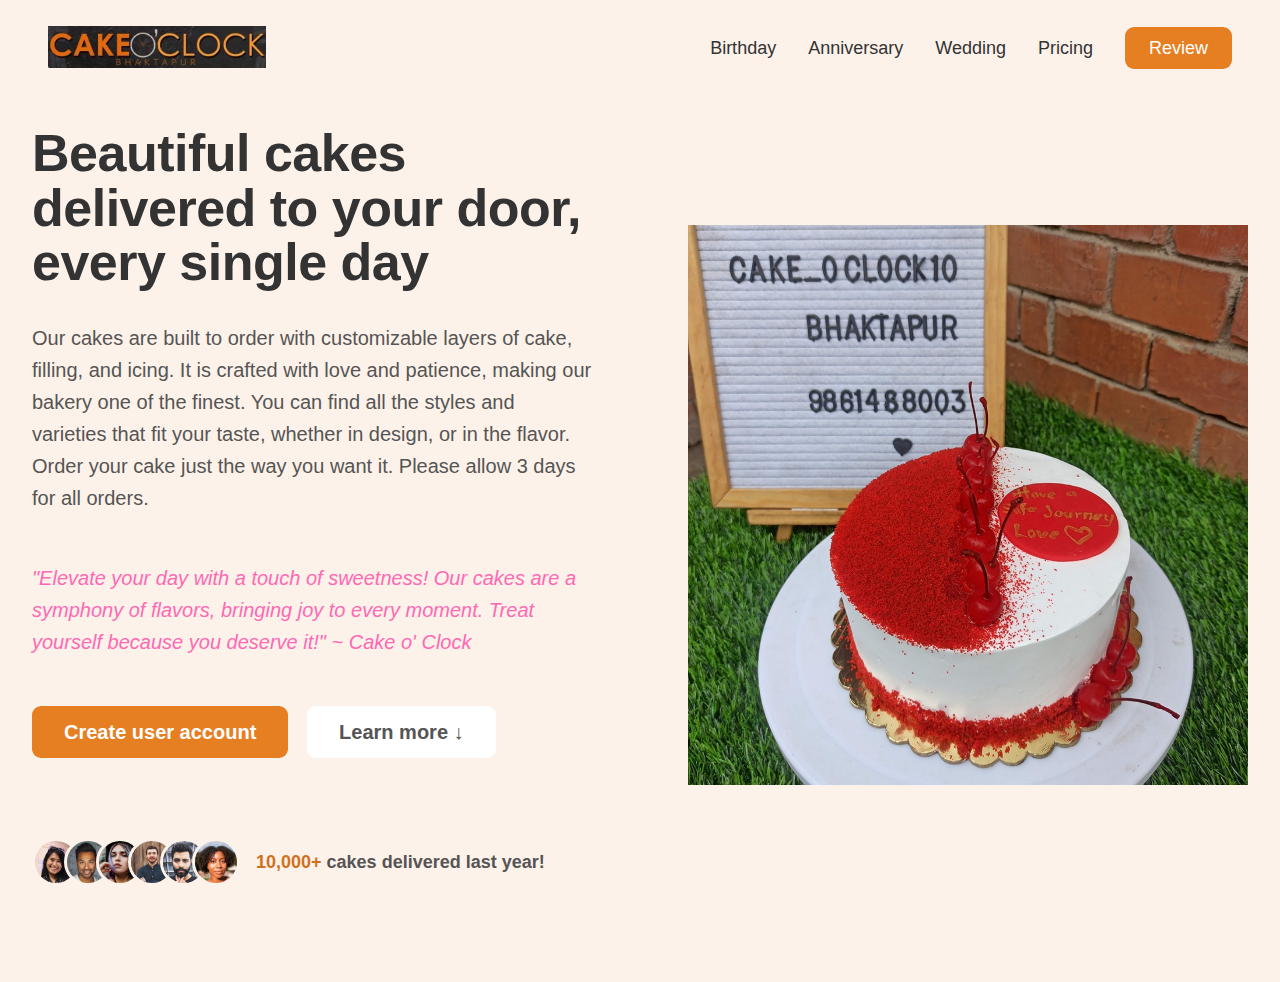
<file: index.html>
<!DOCTYPE html>
<html lang="en">
<head>
    <meta charset="UTF-8" />
    <meta http-equiv="X-UA-Compatible" content="IE=edge" />
    <meta name="viewport" content="width=device-width, initial-scale=1.0" />
    <title>Cake o' clock</title>
    <link rel="shortcut icon" type="image/x-icon" href="./favicon.ico">
    <link rel="stylesheet" href="./static/general.css">
    <link rel="stylesheet" href="./static/style.css">
    <style>
        .heading-primary {
            font-size: 5.2rem;
            line-height: 1.05;
            margin-bottom: 3.2rem;
        }
    </style>
</head>
<body>
<header class="header">
    <a href="#">
        <img class="logo" alt="Cake o' Clock logo" src="images/cakeoclock-logo.jpg"/>
    </a>
    <nav class="main-nav">
        <ul id="main-nav-list">
            <li><a class="main-nav-link" href="templates/birthday.html">Birthday</a></li>
            <li><a class="main-nav-link" href="templates/anniversary.html">Anniversary</a></li>
            <li><a class="main-nav-link" href="templates/wedding.html">Wedding</a></li>
            <li><a class="main-nav-link" href="templates/pricing.html">Pricing</a></li>
            <li><a class="main-nav-link nav-cta" href="templates/review.html">Review</a></li>
        </ul>
    </nav>
</header>
<section class="section-cake">
    <div class="cake">
        <div class="cake-text-box">
            <h1 class="heading-primary">
                Beautiful cakes delivered to your door, every single day
            </h1>
            <p class="cake-description">
                Our cakes are built to order with customizable layers of cake, filling, and icing.
                It is crafted with love and patience, making our bakery one of the finest.
                You can find all the styles and varieties that fit your taste, whether in design, or in the flavor.
                Order your cake just the way you want it.
                Please allow 3 days for all orders.
            </p>
            <p class="cake-description" style="color: hotpink; font-style: italic">
                "Elevate your day with a touch of sweetness! Our cakes are a symphony of flavors, bringing joy to every moment. Treat yourself because you deserve it!" ~ Cake o' Clock
            </p>
            <a href="#" class="btn btn--full margin-right-sm"
            >Create user account</a
            >
            <a href="#" class="btn btn--outline">Learn more &darr;</a>
            <div class="delivered-cakes">
                <div class="delivered-imgs">
                    <img src="images/customers/customer-1.jpg" alt="Customer photo" />
                    <img src="images/customers/customer-2.jpg" alt="Customer photo" />
                    <img src="images/customers/customer-3.jpg" alt="Customer photo" />
                    <img src="images/customers/customer-4.jpg" alt="Customer photo" />
                    <img src="images/customers/customer-5.jpg" alt="Customer photo" />
                    <img src="images/customers/customer-6.jpg" alt="Customer photo" />
                </div>
                <p class="delivered-text">
                    <span>10,000+</span> cakes delivered last year!
                </p>
            </div>
        </div>
        <div class="cake-img-box">
            <img
                    src="images/cake.jpg"
                    class="cake-img"
                    alt="Birthday Cake, Anniversary Cake, and Graduation Cake"
            />
        </div>
    </div>
</section>


</body>
</html>
</file>
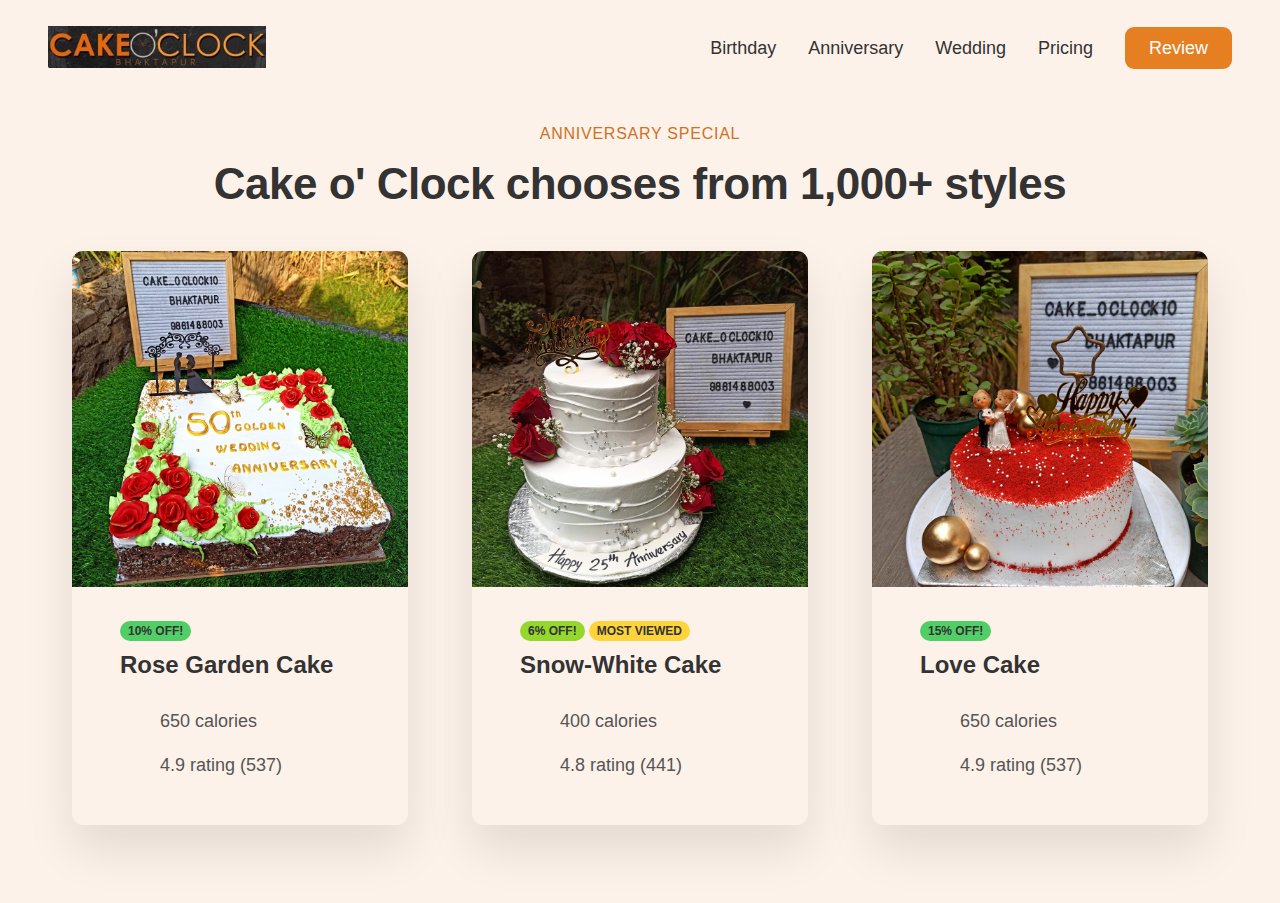
<file: templates/anniversary.html>
<!DOCTYPE html>
<html lang="en">
<head>
    <meta charset="UTF-8" />
    <meta http-equiv="X-UA-Compatible" content="IE=edge" />
    <meta name="viewport" content="width=device-width, initial-scale=1.0" />
    <title>Anniversary</title>
    <link rel="stylesheet" href="../static/general.css">
    <link rel="stylesheet" href="../static/style.css">
    <style>
        /**************************/
        /* ANNIVERSARY SECTION */
        /**************************/

        .section-cake-specials {
            background-color: #fdf2e9;
            padding: 3rem 0;
        }

        .cake-special {
            box-shadow: 0 2.4rem 4.8rem rgba(0, 0, 0, 0.1);
            border-radius: 11px;
            overflow: hidden;
            transition: all 0.4s;
        }

        .cake-special:hover {
            transform: translateY(-1.2rem);
            box-shadow: 0 3.2rem 6.4rem rgba(207, 113, 31, 1);
        }

        .cake-special-content {
            padding: 3.2rem 4.8rem 4.8rem 4.8rem;
        }

        .cake-special-tags {
            margin-bottom: 1.2rem;
            display: flex;
            gap: 0.4rem;
        }

        .tag {
            display: inline-block;
            padding: 0.4rem 0.8rem;
            font-size: 1.2rem;
            text-transform: uppercase;
            color: #333;
            border-radius: 100px;
            font-weight: 600;
        }

        .tag--vegetarian {
            background-color: #51cf66;
        }
        .tag--vegan {
            background-color: #94d82d;
        }
        .tag--paleo {
            background-color: #ffd43b;
        }

        .cake-special-title {
            font-size: 2.4rem;
            color: #333;
            font-weight: 600;
            margin-bottom: 3.2rem;
        }

        .cake-special-attributes {
            list-style: none;
            display: flex;
            flex-direction: column;
            gap: 2rem;
        }

        .cake-special-attribute {
            font-size: 1.8rem;
            display: flex;
            align-items: center;
            gap: 1.6rem;
        }

        .cake-special-icon {
            height: 2.4rem;
            width: 2.4rem;
            color: #e67e22;
        }

        .cake-special-img {
            width: 100%;
        }
    </style>
</head>
<body>
<header class="header">
    <a href="../index.html">
        <img class="logo" alt="Cake o' Clock logo" src="../images/cakeoclock-logo.jpg"/>
    </a>
    <nav class="main-nav">
        <ul id="main-nav-list">
            <li><a class="main-nav-link" href="birthday.html">Birthday</a></li>
            <li><a class="main-nav-link" href="#">Anniversary</a></li>
            <li><a class="main-nav-link" href="wedding.html">Wedding</a></li>
            <li><a class="main-nav-link" href="pricing.html">Pricing</a></li>
            <li><a class="main-nav-link nav-cta" href="review.html">Review</a></li>
        </ul>
    </nav>
</header>
<section class="section-cake-specials">
    <div class="container center-text">
        <span class="subheading">Anniversary Special</span>
        <h2 class="heading-secondary">
            Cake o' Clock chooses from 1,000+ styles
        </h2>
    </div>

    <div class="container grid grid--3-cols margin-bottom-md">
        <div class="cake-special">
            <img
                    src="../images/anniversary/an1.jpg"
                    class="cake-special-img"
                    alt="Rose Garden Cake"
            />
            <div class="cake-special-content">
                <div class="cake-special-tags">
                    <span class="tag tag--vegetarian">10% OFF!</span>
                </div>
                <p class="cake-special-title">Rose Garden Cake</p>
                <ul class="cake-special-attributes">
                    <li class="cake-special-attribute">
                        <ion-icon class="cake-special-icon" name="flame-outline"></ion-icon>
                        <span><strong>650</strong> calories</span>
                    </li>

                    <li class="cake-special-attribute">
                        <ion-icon class="cake-special-icon" name="star-outline"></ion-icon>
                        <span><strong>4.9</strong> rating (537)</span>
                    </li>
                </ul>
            </div>
        </div>

        <div class="cake-special">
            <img
                    src="../images/anniversary/an2.jpg"
                    class="cake-special-img"
                    alt="Snow-white Cake"
            />
            <div class="cake-special-content">
                <div class="cake-special-tags">
                    <span class="tag tag--vegan">6% OFF!</span>
                    <span class="tag tag--paleo">Most Viewed</span>
                </div>
                <p class="cake-special-title">Snow-White Cake</p>
                <ul class="cake-special-attributes">
                    <li class="cake-special-attribute">
                        <ion-icon class="cake-special-icon" name="flame-outline"></ion-icon>
                        <span><strong>400</strong> calories</span>
                    </li>

                    <li class="cake-special-attribute">
                        <ion-icon class="cake-special-icon" name="star-outline"></ion-icon>
                        <span><strong>4.8</strong> rating (441)</span>
                    </li>
                </ul>
            </div>
        </div>

        <div class="cake-special">
            <img
                    src="../images/anniversary/an3.jpg"
                    class="cake-special-img"
                    alt="Love Cake"
            />
            <div class="cake-special-content">
                <div class="cake-special-tags">
                    <span class="tag tag--vegetarian">15% OFF!</span>
                </div>
                <p class="cake-special-title">Love Cake</p>
                <ul class="cake-special-attributes">
                    <li class="cake-special-attribute">
                        <ion-icon class="cake-special-icon" name="flame-outline"></ion-icon>
                        <span><strong>650</strong> calories</span>
                    </li>

                    <li class="cake-special-attribute">
                        <ion-icon class="cake-special-icon" name="star-outline"></ion-icon>
                        <span><strong>4.9</strong> rating (537)</span>
                    </li>
                </ul>
            </div>
        </div>
    </div>
</section>


</body>
</html>
</file>
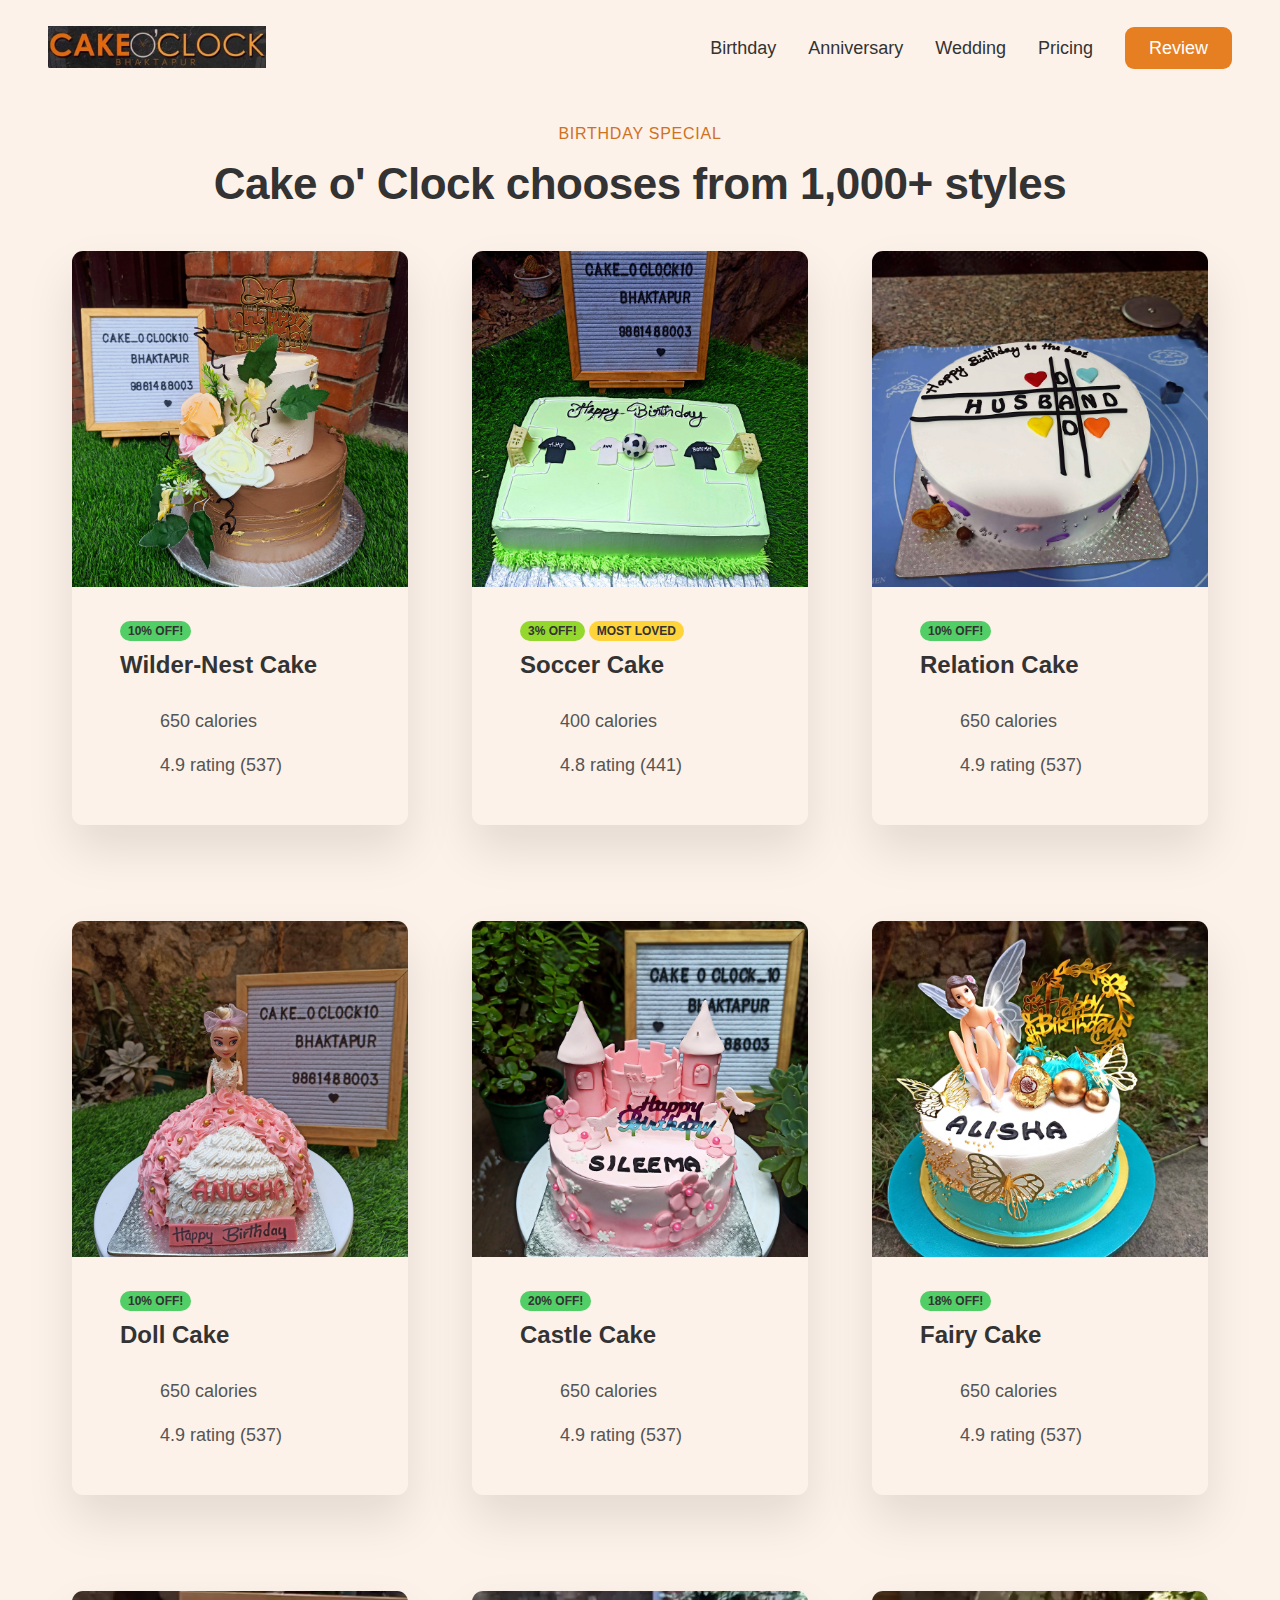
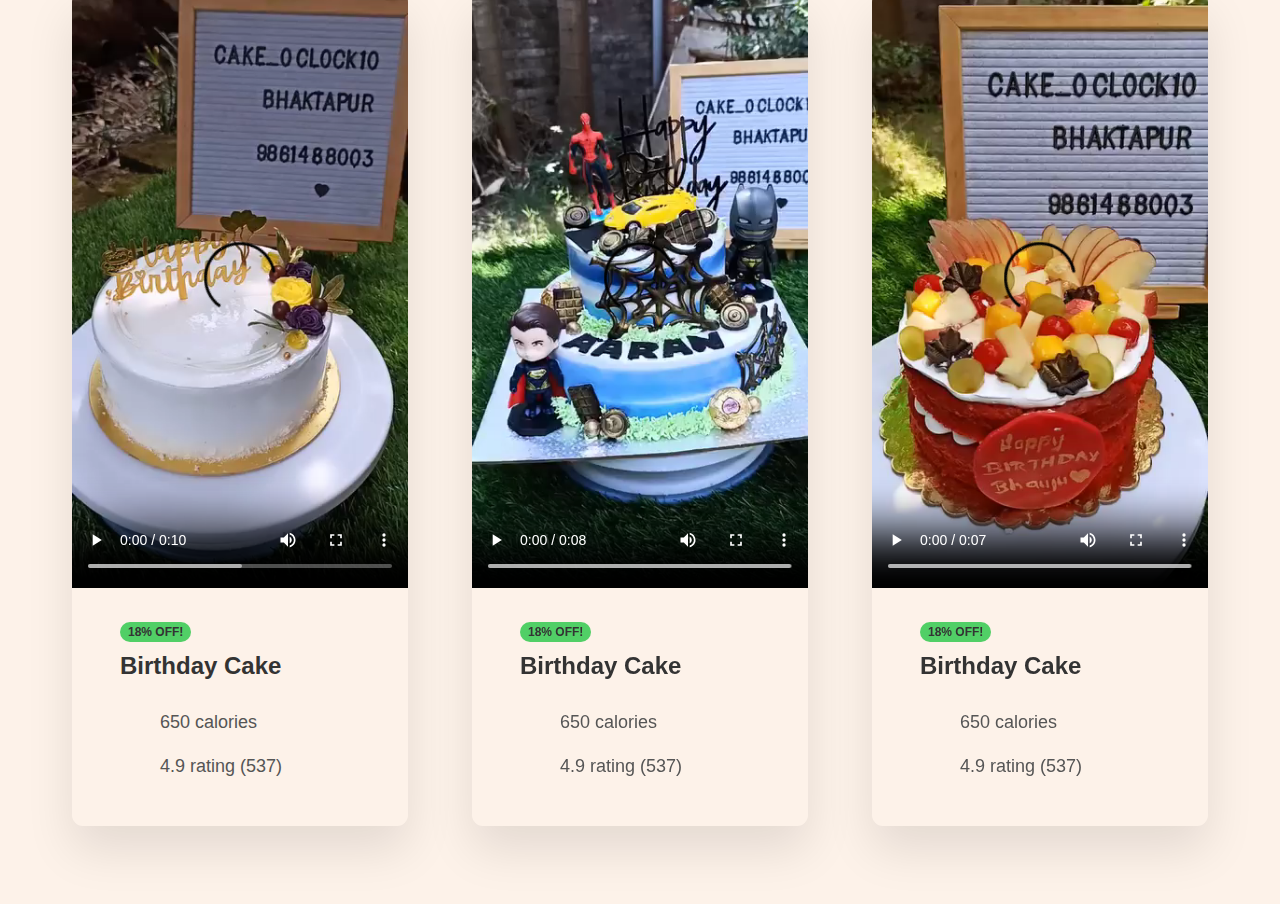
<file: templates/birthday.html>
<!DOCTYPE html>
<html lang="en">
<head>
    <meta charset="UTF-8" />
    <meta http-equiv="X-UA-Compatible" content="IE=edge" />
    <meta name="viewport" content="width=device-width, initial-scale=1.0" />
    <title>Birthday</title>
    <link rel="stylesheet" href="../static/general.css">
    <link rel="stylesheet" href="../static/style.css">
    <style>
        /**************************/
        /* CAKE SECTION */
        /**************************/

        .section-cake-specials {
            background-color: #fdf2e9;
            padding: 3rem 0;
        }

        .cake-special {
            box-shadow: 0 2.4rem 4.8rem rgba(0, 0, 0, 0.1);
            border-radius: 11px;
            overflow: hidden;
            transition: all 0.4s;
        }

        .cake-special:hover {
            transform: translateY(-1.2rem);
            box-shadow: 0 3.2rem 6.4rem rgba(207, 113, 31, 1);
        }

        .cake-special-content {
            padding: 3.2rem 4.8rem 4.8rem 4.8rem;
        }

        .cake-special-tags {
            margin-bottom: 1.2rem;
            display: flex;
            gap: 0.4rem;
        }

        .tag {
            display: inline-block;
            padding: 0.4rem 0.8rem;
            font-size: 1.2rem;
            text-transform: uppercase;
            color: #333;
            border-radius: 100px;
            font-weight: 600;
        }

        .tag--vegetarian {
            background-color: #51cf66;
        }
        .tag--vegan {
            background-color: #94d82d;
        }
        .tag--paleo {
            background-color: #ffd43b;
        }

        .cake-special-title {
            font-size: 2.4rem;
            color: #333;
            font-weight: 600;
            margin-bottom: 3.2rem;
        }

        .cake-special-attributes {
            list-style: none;
            display: flex;
            flex-direction: column;
            gap: 2rem;
        }

        .cake-special-attribute {
            font-size: 1.8rem;
            display: flex;
            align-items: center;
            gap: 1.6rem;
        }

        .cake-special-icon {
            height: 2.4rem;
            width: 2.4rem;
            color: #e67e22;
        }

        .cake-special-img {
            width: 100%;
        }
    </style>
</head>
<body>
<header class="header">
    <a href="../index.html">
        <img class="logo" alt="Cake o' Clock logo" src="../images/cakeoclock-logo.jpg"/>
    </a>
    <nav class="main-nav">
        <ul id="main-nav-list">
            <li><a class="main-nav-link" href="#">Birthday</a></li>
            <li><a class="main-nav-link" href="anniversary.html">Anniversary</a></li>
            <li><a class="main-nav-link" href="wedding.html">Wedding</a></li>
            <li><a class="main-nav-link" href="pricing.html">Pricing</a></li>
            <li><a class="main-nav-link nav-cta" href="review.html">Review</a></li>
        </ul>
    </nav>
</header>
<section class="section-cake-specials">
    <div class="container center-text">
        <span class="subheading">Birthday Special</span>
        <h2 class="heading-secondary">
            Cake o' Clock chooses from 1,000+ styles
        </h2>
    </div>

    <div class="container grid grid--3-cols margin-bottom-md">
        <div class="cake-special">
            <img
                    src="../images/birthday/bd1.jpg"
                    class="cake-special-img"
                    alt="Wilder-Nest Cake"
            />
            <div class="cake-special-content">
                <div class="cake-special-tags">
                    <span class="tag tag--vegetarian">10% OFF!</span>
                </div>
                <p class="cake-special-title">Wilder-Nest Cake</p>
                <ul class="cake-special-attributes">
                    <li class="cake-special-attribute">
                        <ion-icon class="cake-special-icon" name="flame-outline"></ion-icon>
                        <span><strong>650</strong> calories</span>
                    </li>
                    
                    <li class="cake-special-attribute">
                        <ion-icon class="cake-special-icon" name="star-outline"></ion-icon>
                        <span><strong>4.9</strong> rating (537)</span>
                    </li>
                </ul>
            </div>
        </div>

        <div class="cake-special">
            <img
                    src="../images/birthday/bd2.jpg"
                    class="cake-special-img"
                    alt="Soccer Cake"
            />
            <div class="cake-special-content">
                <div class="cake-special-tags">
                    <span class="tag tag--vegan">3% OFF!</span>
                    <span class="tag tag--paleo">Most Loved</span>
                </div>
                <p class="cake-special-title">Soccer Cake</p>
                <ul class="cake-special-attributes">
                    <li class="cake-special-attribute">
                        <ion-icon class="cake-special-icon" name="flame-outline"></ion-icon>
                        <span><strong>400</strong> calories</span>
                    </li>
                    <li class="cake-special-attribute">
                        <ion-icon class="cake-special-icon" name="star-outline"></ion-icon>
                        <span><strong>4.8</strong> rating (441)</span>
                    </li>
                </ul>
            </div>
        </div>

        <div class="cake-special">
            <img
                    src="../images/birthday/bd3.jpg"
                    class="cake-special-img"
                    alt="Relation Cake"
            />
            <div class="cake-special-content">
                <div class="cake-special-tags">
                    <span class="tag tag--vegetarian">10% OFF!</span>
                </div>
                <p class="cake-special-title">Relation Cake</p>
                <ul class="cake-special-attributes">
                    <li class="cake-special-attribute">
                        <ion-icon class="cake-special-icon" name="flame-outline"></ion-icon>
                        <span><strong>650</strong> calories</span>
                    </li>
                    
                    <li class="cake-special-attribute">
                        <ion-icon class="cake-special-icon" name="star-outline"></ion-icon>
                        <span><strong>4.9</strong> rating (537)</span>
                    </li>
                </ul>
            </div>
        </div>

        <div class="cake-special">
            <img
                    src="../images/birthday/bd4.jpg"
                    class="cake-special-img"
                    alt="Doll Cake"
            />
            <div class="cake-special-content">
                <div class="cake-special-tags">
                    <span class="tag tag--vegetarian">10% OFF!</span>
                </div>
                <p class="cake-special-title">Doll Cake</p>
                <ul class="cake-special-attributes">
                    <li class="cake-special-attribute">
                        <ion-icon class="cake-special-icon" name="flame-outline"></ion-icon>
                        <span><strong>650</strong> calories</span>
                    </li>
                    
                    <li class="cake-special-attribute">
                        <ion-icon class="cake-special-icon" name="star-outline"></ion-icon>
                        <span><strong>4.9</strong> rating (537)</span>
                    </li>
                </ul>
            </div>
        </div>

        <div class="cake-special">
            <img
                    src="../images/birthday/bd5.jpg"
                    class="cake-special-img"
                    alt="Castle Cake"
            />
            <div class="cake-special-content">
                <div class="cake-special-tags">
                    <span class="tag tag--vegetarian">20% OFF!</span>
                </div>
                <p class="cake-special-title">Castle Cake</p>
                <ul class="cake-special-attributes">
                    <li class="cake-special-attribute">
                        <ion-icon class="cake-special-icon" name="flame-outline"></ion-icon>
                        <span><strong>650</strong> calories</span>
                    </li>
                    
                    <li class="cake-special-attribute">
                        <ion-icon class="cake-special-icon" name="star-outline"></ion-icon>
                        <span><strong>4.9</strong> rating (537)</span>
                    </li>
                </ul>
            </div>
        </div>

        <div class="cake-special">
            <img
                    src="../images/birthday/bd6.jpg"
                    class="cake-special-img"
                    alt="Fairy Cake"
            />
            <div class="cake-special-content">
                <div class="cake-special-tags">
                    <span class="tag tag--vegetarian">18% OFF!</span>
                </div>
                <p class="cake-special-title">Fairy Cake</p>
                <ul class="cake-special-attributes">
                    <li class="cake-special-attribute">
                        <ion-icon class="cake-special-icon" name="flame-outline"></ion-icon>
                        <span><strong>650</strong> calories</span>
                    </li>
                    
                    <li class="cake-special-attribute">
                        <ion-icon class="cake-special-icon" name="star-outline"></ion-icon>
                        <span><strong>4.9</strong> rating (537)</span>
                    </li>
                </ul>
            </div>
        </div>

        <div class="cake-special">
            <video
                    class="cake-special-img"
                    alt="Birthday cake video"
                    controls>
                <source src="../videos/birthday/bdv2.mp4">
            </video>
            <div class="cake-special-content">
                <div class="cake-special-tags">
                    <span class="tag tag--vegetarian">18% OFF!</span>
                </div>
                <p class="cake-special-title">Birthday Cake</p>
                <ul class="cake-special-attributes">
                    <li class="cake-special-attribute">
                        <ion-icon class="cake-special-icon" name="flame-outline"></ion-icon>
                        <span><strong>650</strong> calories</span>
                    </li>
                    
                    <li class="cake-special-attribute">
                        <ion-icon class="cake-special-icon" name="star-outline"></ion-icon>
                        <span><strong>4.9</strong> rating (537)</span>
                    </li>
                </ul>
            </div>
        </div>

        <div class="cake-special">
            <video
                    class="cake-special-img"
                    alt="Birthday cake video"
                    controls>
                <source src="../videos/birthday/bdv3.mp4">
            </video>
            <div class="cake-special-content">
                <div class="cake-special-tags">
                    <span class="tag tag--vegetarian">18% OFF!</span>
                </div>
                <p class="cake-special-title">Birthday Cake</p>
                <ul class="cake-special-attributes">
                    <li class="cake-special-attribute">
                        <ion-icon class="cake-special-icon" name="flame-outline"></ion-icon>
                        <span><strong>650</strong> calories</span>
                    </li>
                    
                    <li class="cake-special-attribute">
                        <ion-icon class="cake-special-icon" name="star-outline"></ion-icon>
                        <span><strong>4.9</strong> rating (537)</span>
                    </li>
                </ul>
            </div>
        </div>

        <div class="cake-special">
            <video
                    class="cake-special-img"
                    alt="Birthday cake video"
                    controls>
                <source src="../videos/birthday/bdv4.mp4">
            </video>
            <div class="cake-special-content">
                <div class="cake-special-tags">
                    <span class="tag tag--vegetarian">18% OFF!</span>
                </div>
                <p class="cake-special-title">Birthday Cake</p>
                <ul class="cake-special-attributes">
                    <li class="cake-special-attribute">
                        <ion-icon class="cake-special-icon" name="flame-outline"></ion-icon>
                        <span><strong>650</strong> calories</span>
                    </li>
                    
                    <li class="cake-special-attribute">
                        <ion-icon class="cake-special-icon" name="star-outline"></ion-icon>
                        <span><strong>4.9</strong> rating (537)</span>
                    </li>
                </ul>
            </div>
        </div>


    </div>
</section>


</body>
</html>
</file>
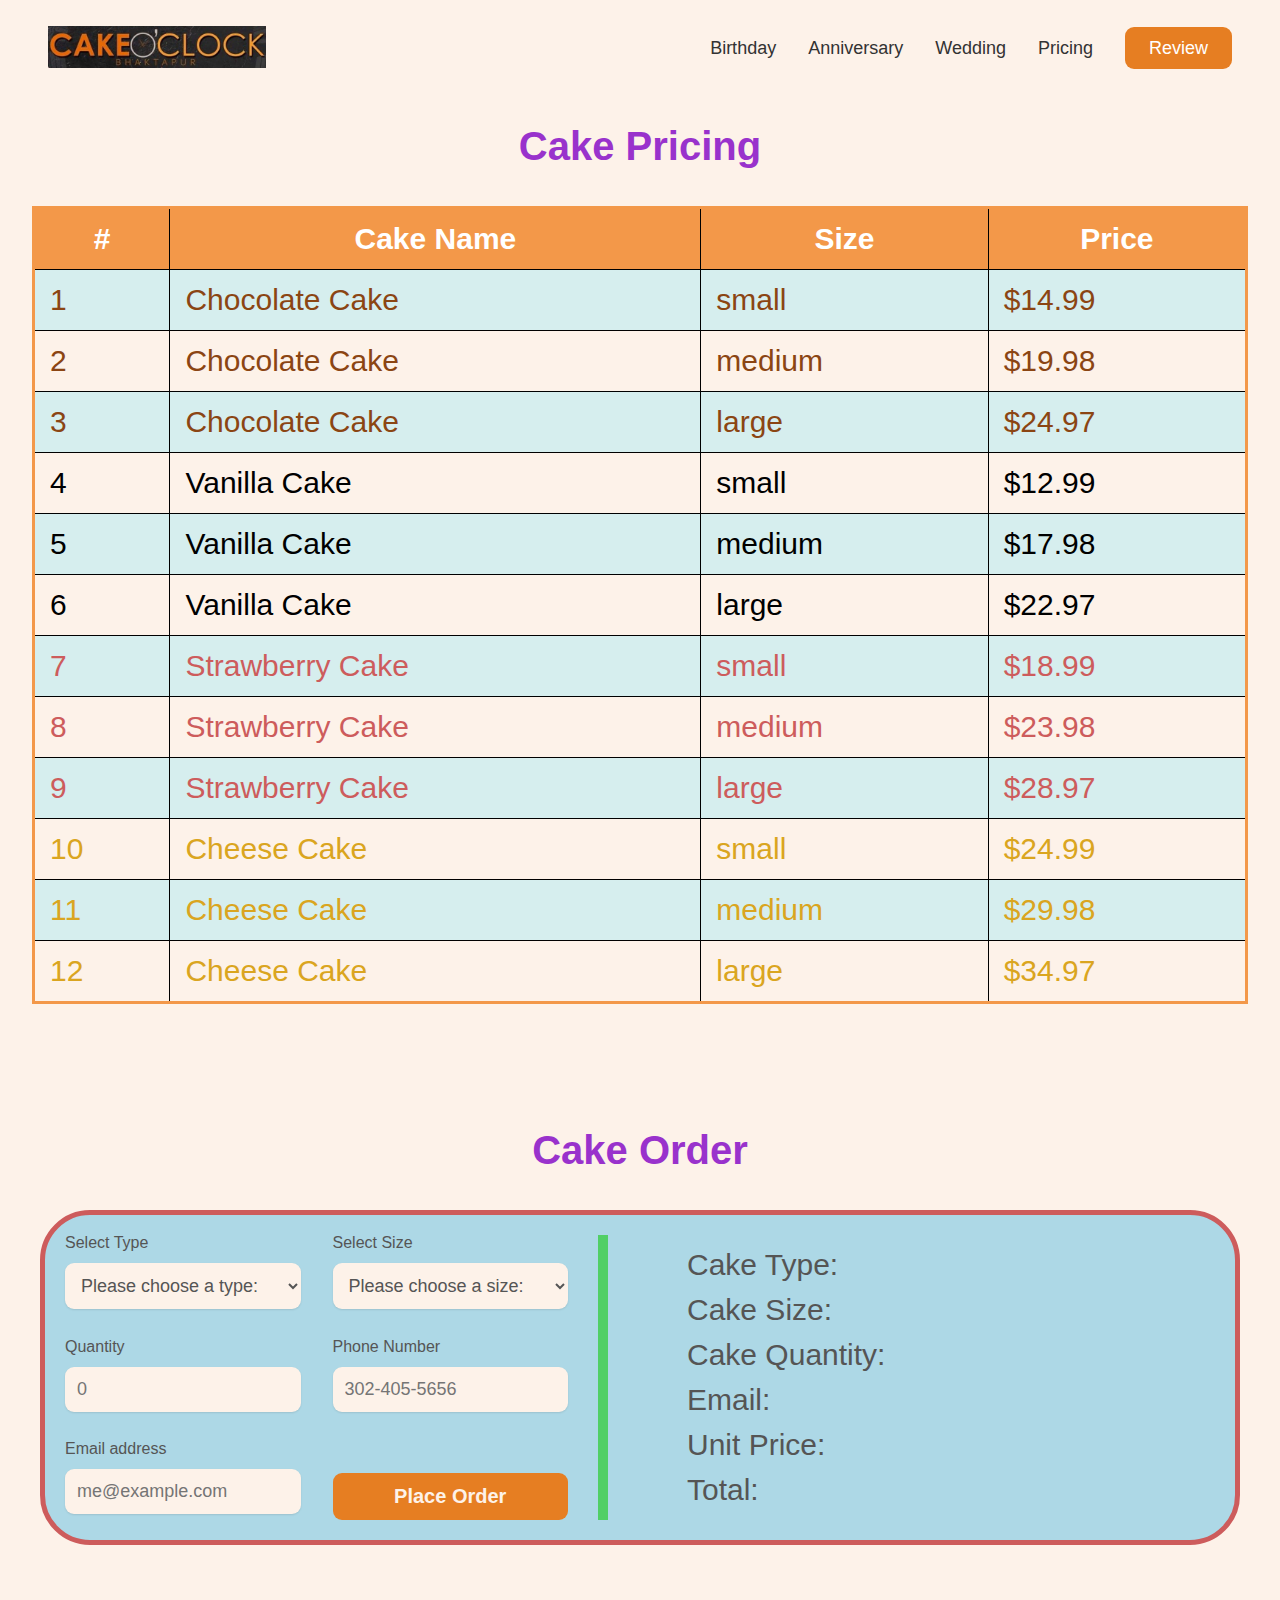
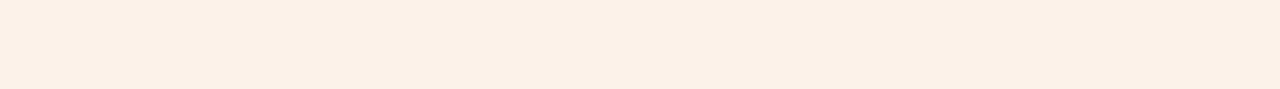
<file: templates/pricing.html>
<!DOCTYPE html>
<html lang="en">
<head>
    <meta charset="UTF-8"/>
    <meta http-equiv="X-UA-Compatible" content="IE=edge"/>
    <meta name="viewport" content="width=device-width, initial-scale=1.0"/>
    <title>Pricing</title>
    <link rel="stylesheet" href="../static/general.css">
    <link rel="stylesheet" href="../static/style.css">
    <style>

        th, td {
            border: 1px solid black;
            padding: 0.5em;
        }

        th {
            background-color: #f39849;
            color: white;
        }

        table {
            border: 3px solid #f39849;
            padding: 0.25em;
            border-collapse: collapse;
        }

        tr:nth-child(even) {
            background-color: #D6EEEE;
        }

        #heading-price {
            text-align: center;
            font-size: 4em;
            color: darkorchid;
            margin-bottom: 1em;
            font-family: Georgia, sans-serif
        }

        .heading-order {
            text-align: center;
            font-size: 4em;
            color: darkorchid;
            margin-bottom: 1em;
            font-family: Georgia, sans-serif
        }

        .order-form {
            display: grid;
            grid-template-columns: 1fr 1fr;
            column-gap: 3.2rem;
            row-gap: 2.4rem;
            border-right: 1em solid #51cf66;
            padding-right: 3em;
        }

        .container.order-section {
            border: 0.5em solid indianred;
            border-radius: 5em;
            padding: 2em;
            background-color: lightblue;

        }

        .form-label {
            display: block;
            font-size: 1.6rem;
            font-weight: 500;
            margin-bottom: 1.2rem;
        }

        .form-item {
            width: 100%;
            padding: 1.2rem;
            font-size: 1.8rem;
            font-family: inherit;
            color: inherit;
            border: none;
            background-color: #fdf2e9;
            border-radius: 9px;
            box-shadow: 0 1px 2px rgba(0, 0, 0, 0.1);
        }

        .order-detail {
            font-size: 3em;
        }

        .order-label {
            margin: 0.5em;
        }

    </style>
</head>
<body>
<header class="header">
    <a href="../index.html">
        <img class="logo" alt="Cake o' Clock logo" src="../images/cakeoclock-logo.jpg"/>
    </a>
    <nav class="main-nav">
        <ul id="main-nav-list">
            <li><a class="main-nav-link" href="birthday.html">Birthday</a></li>
            <li><a class="main-nav-link" href="anniversary.html">Anniversary</a></li>
            <li><a class="main-nav-link" href="wedding.html">Wedding</a></li>
            <li><a class="main-nav-link" href="#">Pricing</a></li>
            <li><a class="main-nav-link nav-cta" href="review.html">Review</a></li>
        </ul>
    </nav>
</header>
<section class="section-cake">
    <h1 id="heading-price">Cake Pricing</h1>
    <div class="cake" style="grid-template-columns: 1fr; font-size: 3em;">
        <table>
            <!--            Chocolate-->
            <tr>
                <th>#</th>
                <th>Cake Name</th>
                <th>Size</th>
                <th>Price</th>
            </tr>
            <tr style="color: saddlebrown">
                <td>1</td>
                <td>Chocolate Cake</td>
                <td>small</td>
                <td>$14.99</td>
            </tr>
            <tr style="color: saddlebrown">
                <td>2</td>
                <td>Chocolate Cake</td>
                <td>medium</td>
                <td>$19.98</td>
            </tr>
            <tr style="color: saddlebrown">
                <td>3</td>
                <td>Chocolate Cake</td>
                <td>large</td>
                <td>$24.97</td>
            </tr>
            <!--            Vanilla-->
            <tr style="color: black">
                <td>4</td>
                <td>Vanilla Cake</td>
                <td>small</td>
                <td>$12.99</td>
            </tr>
            <tr style="color: black">
                <td>5</td>
                <td>Vanilla Cake</td>
                <td>medium</td>
                <td>$17.98</td>
            </tr>
            <tr style="color: black">
                <td>6</td>
                <td>Vanilla Cake</td>
                <td>large</td>
                <td>$22.97</td>
            </tr>
            <!--            Strawberry-->

            <tr style="color: indianred">
                <td>7</td>
                <td>Strawberry Cake</td>
                <td>small</td>
                <td>$18.99</td>
            </tr>
            <tr style="color: indianred">
                <td>8</td>
                <td>Strawberry Cake</td>
                <td>medium</td>
                <td>$23.98</td>
            </tr>
            <tr style="color: indianred">
                <td>9</td>
                <td>Strawberry Cake</td>
                <td>large</td>
                <td>$28.97</td>
            </tr>
            <!--            Cheese-->

            <tr style="color: goldenrod">
                <td>10</td>
                <td>Cheese Cake</td>
                <td>small</td>
                <td>$24.99</td>
            </tr>
            <tr style="color: goldenrod">
                <td>11</td>
                <td>Cheese Cake</td>
                <td>medium</td>
                <td>$29.98</td>
            </tr>
            <tr style="color: goldenrod">
                <td>12</td>
                <td>Cheese Cake</td>
                <td>large</td>
                <td>$34.97</td>
            </tr>
        </table>
    </div>
</section>

<section class="section-cake">
    <h1 class="heading-order">Cake Order</h1>
    <div class="container grid grid--2-cols margin-bottom-md order-section">
        <form id="order-form" class="order-form">

            <div>
                <label class="form-label" for="select-type">Select Type</label>
                <select class="form-item" id="select-type" name="type" required>
                    <option value="">Please choose a type:</option>
                    <option value="cheese">Cheese</option>
                    <option value="chocolate">Chocolate</option>
                    <option value="straw berry">Strawberry</option>
                    <option value="vanilla">Vanilla</option>
                </select>
            </div>

            <div>
                <label class="form-label" for="select-size">Select Size</label>
                <select class="form-item" id="select-size" name="size" required>
                    <option value="">Please choose a size:</option>
                    <option value="small">Small</option>
                    <option value="medium">Medium</option>
                    <option value="large">Large</option>
                </select>
            </div>
            <div>
                <label class="form-label" for="quantity">Quantity</label>
                <input
                        id="quantity"
                        name="quantity"
                        type="number"
                        placeholder="0"
                        class="form-item"
                        required
                />
            </div>

            <div>
                <label class="form-label" for="phone">Phone Number</label>
                <input
                        id="phone"
                        type="text"
                        pattern="(([0-9]{3})\s*|[0-9]{3}-)[0-9]{3}-[0-9]{4}"
                        name="phone"
                        placeholder="302-405-5656"
                        oninput="this.setCustomValidity('')"
                        oninvalid="this.setCustomValidity('The phone number should be in this format: XXX-XXX-XXXX')"
                        class="form-item"
                        required
                />
            </div>

            <div>
                <label class="form-label" for="email">Email address</label>
                <input
                        id="email"
                        type="email"
                        name="email"
                        placeholder="me@example.com"
                        class="form-item"
                        required
                />
            </div>


            <button class="btn btn--form" type="submit">Place Order</button>

            <!-- <input type="checkbox" />
            <input type="number" /> -->
        </form>
        <div class="order-detail">
            <div class="order-label">
                <label>Cake Type:</label>
                <label id="order-type"></label>
            </div>

            <div class="order-label">
                <label>Cake Size:</label>
                <label id="order-size"></label>
            </div>

            <div class="order-label">
                <label>Cake Quantity:</label>
                <label id="order-quantity"></label>
            </div>

            <div class="order-label">
                <label>Email:</label>
                <label id="order-email"></label>
            </div>

            <div class="order-label">
                <label>Unit Price:</label>
                <label id="order-unit-price"></label>
            </div>

            <div class="order-label">
                <label>Total:</label>
                <label id="order-total"></label>
            </div>


        </div>
    </div>
</section>

<!--<section class="cake-section">-->
<!--    <div id="content">-->
<!--        <div id="card" class="card" style="border: 1px solid red" draggable="true" ondragstart="drag(event)">-->
<!--            <img src="img/person.png" alt="Avatar" style="width:100%">-->
<!--            <div class="container">-->
<!--                <h4><b>John Doe</b></h4>-->
<!--                <p>Architect & Engineer</p>-->
<!--            </div>-->
<!--        </div>-->
<!--    </div>-->
<!--</section>-->

<script rel="text/javascript" src="../js/pricing.js"></script>
</body>
</html>
</file>
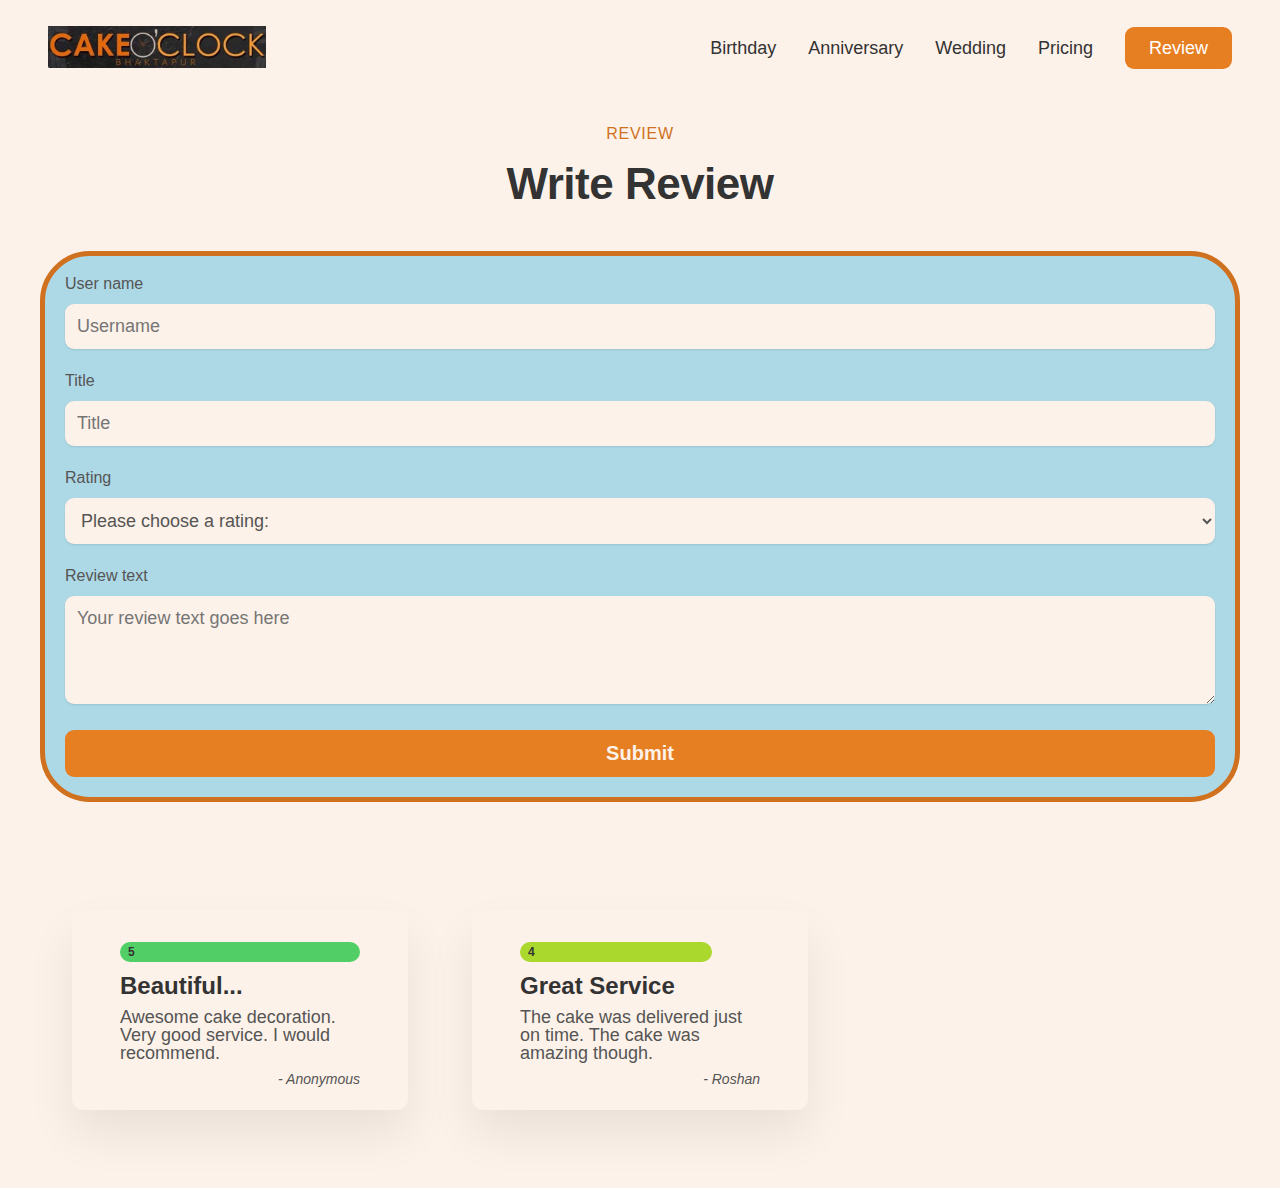
<file: templates/review.html>
<!DOCTYPE html>
<html lang="en">
<head>
    <meta charset="UTF-8"/>
    <meta http-equiv="X-UA-Compatible" content="IE=edge"/>
    <meta name="viewport" content="width=device-width, initial-scale=1.0"/>
    <title>Pricing</title>
    <script src="../js/jquery-3.7.1.min.js"></script>
    <link rel="stylesheet" href="../static/general.css">
    <link rel="stylesheet" href="../static/style.css">
    <style>

        .section-review-cards {
            background-color: #fdf2e9;
            padding: 3rem 0;
        }

        .review-form {
            display: grid;
            grid-template-columns: 1fr;
            column-gap: 3.2rem;
            row-gap: 2.4rem;
        }

        .container.order-section {
            border: 0.5em solid #cf711f;
            border-radius: 5em;
            padding: 2em;
            background-color: lightblue;

        }

        .form-label {
            display: block;
            font-size: 1.6rem;
            font-weight: 500;
            margin-bottom: 1.2rem;
        }

        .form-item {
            width: 100%;
            padding: 1.2rem;
            font-size: 1.8rem;
            font-family: inherit;
            color: inherit;
            border: none;
            background-color: #fdf2e9;
            border-radius: 9px;
            box-shadow: 0 1px 2px rgba(0, 0, 0, 0.1);
        }

        .review-card {
            box-shadow: 0 2.4rem 4.8rem rgba(0, 0, 0, 0.075);
            border-radius: 11px;
            overflow: hidden;
            transition: all 0.4s;
        }

        .review-card:hover {
            transform: translateY(-1.2rem);
            box-shadow: 0 3.2rem 6.4rem rgba(207, 113, 31, 1);
        }

        .review-card-content {
            padding: 3.2rem 4.8rem 4.8rem 4.8rem;
        }

        .review-card-tags {
            margin-bottom: 1.2rem;
            display: flex;
            gap: 0.4rem;
        }

        .tag {
            display: inline-block;
            padding: 0.4rem 0.8rem;
            font-size: 1.2rem;
            text-transform: uppercase;
            color: #333;
            border-radius: 100px;
            font-weight: 600;
        }

        .tag--5star {
            background-color: #51cf66;
            width: 100%;
        }
        .tag--4star {
            background-color: #aad82d;
            width: 80%;
        }
        .tag--3star {
            background-color: #ffd43b;
            width: 60%;
        }
        .tag--2star {
            background-color: #ff8d3b;
            width: 40%;
        }
        .tag--1star {
            background-color: #ff3b3b;
            width: 20%;
        }

        .review-card-title {
            font-size: 2.4rem;
            color: #333;
            font-weight: 600;
            margin-bottom: 1rem;
        }


        .review-card-attribute {
            font-size: 1.8rem;
            display: flex;
            align-items: center;
            gap: 1.6rem;
        }

        .review-card-username {
            font-size: 1.4rem;
            font-style: italic;
            display: flex;
            align-items: end;
            gap: 1.6rem;
            margin-top: 1rem;
            float: right;
        }


    </style>
</head>
<body>
<header class="header">
    <a href="../index.html">
        <img class="logo" alt="Cake o' Clock logo" src="../images/cakeoclock-logo.jpg"/>
    </a>
    <nav class="main-nav">
        <ul id="main-nav-list">
            <li><a class="main-nav-link" href="birthday.html">Birthday</a></li>
            <li><a class="main-nav-link" href="anniversary.html">Anniversary</a></li>
            <li><a class="main-nav-link" href="wedding.html">Wedding</a></li>
            <li><a class="main-nav-link" href="pricing.html">Pricing</a></li>
            <li><a class="main-nav-link nav-cta" href="#">Review</a></li>
        </ul>
    </nav>
</header>
<section class="section-review-cards">
    <div class="container center-text">
        <span class="subheading">Review</span>
        <h2 class="heading-secondary">
            Write Review
        </h2>
    </div>
    <div class="container grid grid--1-cols margin-bottom-md order-section">
        <form id="review-form" class="review-form">

            <div>
                <label class="form-label" for="username">User name</label>
                <input
                        id="username"
                        type="text"
                        name="username"
                        maxlength="20"
                        placeholder="Username"
                        class="form-item"
                        required
                />
            </div>
            <div>
                <label class="form-label" for="title">Title</label>
                <input
                        id="title"
                        type="text"
                        name="title"
                        maxlength="15"
                        placeholder="Title"
                        class="form-item"
                        required
                />
            </div>
            <div>
                <label class="form-label" for="select-type">Rating</label>
                <select class="form-item" id="select-type" name="rating" required>
                    <option value="">Please choose a rating:</option>
                    <option value="1">One star</option>
                    <option value="2">Two stars</option>
                    <option value="3">Three stars</option>
                    <option value="4">Four stars</option>
                    <option value="5">Five stars</option>
                </select>
            </div>

            <div>
                <label class="form-label" for="reviewText">Review text</label>
                <textarea
                        id="reviewText"
                        name="reviewText"
                        placeholder="Your review text goes here"
                        class="form-item"
                        rows="4"
                        cols="50"
                        maxlength="100"
                        required
                ></textarea>
            </div>

            <button class="btn btn--form" type="submit">Submit</button>
        </form>

    </div>
</section>

<section class="section-review-cards">
    <div id="review-container" class="container grid grid--3-cols margin-bottom-md">
        <div id="review-card" class="review-card">
            <div class="review-card-content">
                <div class="review-card-tags">
                    <span class="tag tag--5star">5</span>
                </div>
                <p class="review-card-title">Beautiful...</p>
                <p class="review-card-attribute">Awesome cake decoration. Very good service. I would recommend.</p>
                <p class="review-card-username">- Anonymous</p>
            </div>
        </div>
        <div class="review-card">
            <div class="review-card-content">
                <div class="review-card-tags">
                    <span class="tag tag--4star">4</span>
                </div>
                <p class="review-card-title">Great Service</p>
                <p class="review-card-attribute">The cake was delivered just on time. The cake was amazing though.</p>
                <p class="review-card-username">- Roshan</p>
            </div>
        </div>
        
    </div>
</section>

<script rel="text/javascript" src="../js/review.js"></script>
</body>
</html>
</file>
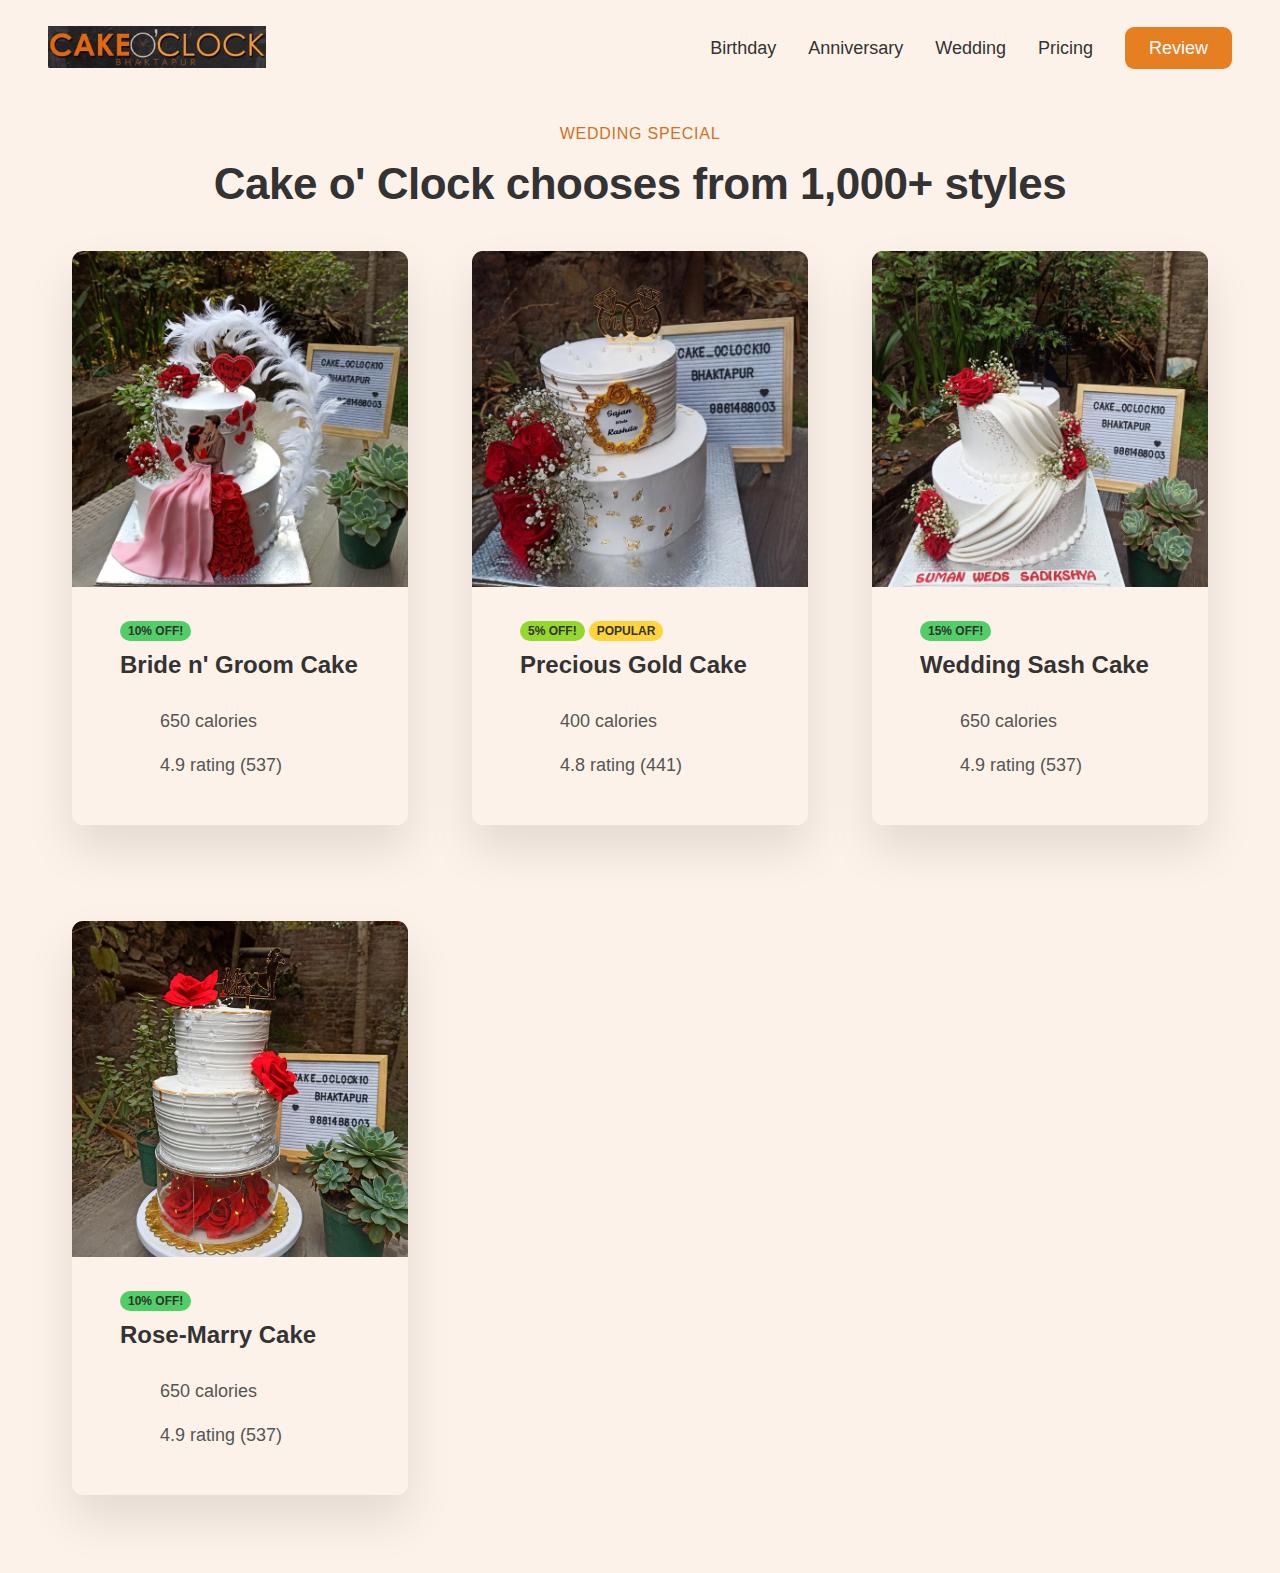
<file: templates/wedding.html>
<!DOCTYPE html>
<html lang="en">
<head>
    <meta charset="UTF-8" />
    <meta http-equiv="X-UA-Compatible" content="IE=edge" />
    <meta name="viewport" content="width=device-width, initial-scale=1.0" />
    <title>Wedding</title>
    <link rel="stylesheet" href="../static/general.css">
    <link rel="stylesheet" href="../static/style.css">
    <style>
        /**************************/
        /* WEDDING SECTION */
        /**************************/

        .section-cake-specials {
            background-color: #fdf2e9;
            padding: 3rem 0;
        }

        .cake-special {
            box-shadow: 0 2.4rem 4.8rem rgba(0, 0, 0, 0.1);
            border-radius: 11px;
            overflow: hidden;
            transition: all 0.4s;
        }

        .cake-special:hover {
            transform: translateY(-1.2rem);
            box-shadow: 0 3.2rem 6.4rem rgba(207, 113, 31, 1);
        }

        .cake-special-content {
            padding: 3.2rem 4.8rem 4.8rem 4.8rem;
        }

        .cake-special-tags {
            margin-bottom: 1.2rem;
            display: flex;
            gap: 0.4rem;
        }

        .tag {
            display: inline-block;
            padding: 0.4rem 0.8rem;
            font-size: 1.2rem;
            text-transform: uppercase;
            color: #333;
            border-radius: 100px;
            font-weight: 600;
        }

        .tag--vegetarian {
            background-color: #51cf66;
        }
        .tag--vegan {
            background-color: #94d82d;
        }
        .tag--paleo {
            background-color: #ffd43b;
        }

        .cake-special-title {
            font-size: 2.4rem;
            color: #333;
            font-weight: 600;
            margin-bottom: 3.2rem;
        }

        .cake-special-attributes {
            list-style: none;
            display: flex;
            flex-direction: column;
            gap: 2rem;
        }

        .cake-special-attribute {
            font-size: 1.8rem;
            display: flex;
            align-items: center;
            gap: 1.6rem;
        }

        .cake-special-icon {
            height: 2.4rem;
            width: 2.4rem;
            color: #e67e22;
        }

        .cake-special-img {
            width: 100%;
        }
    </style>
</head>
<body>
<header class="header">
    <a href="../index.html">
        <img class="logo" alt="Cake o' Clock logo" src="../images/cakeoclock-logo.jpg"/>
    </a>
    <nav class="main-nav">
        <ul id="main-nav-list">
            <li><a class="main-nav-link" href="birthday.html">Birthday</a></li>
            <li><a class="main-nav-link" href="anniversary.html">Anniversary</a></li>
            <li><a class="main-nav-link" href="#">Wedding</a></li>
            <li><a class="main-nav-link" href="pricing.html">Pricing</a></li>
            <li><a class="main-nav-link nav-cta" href="review.html">Review</a></li>
        </ul>
    </nav>
</header>
<section class="section-cake-specials">
    <div class="container center-text">
        <span class="subheading">Wedding Special</span>
        <h2 class="heading-secondary">
            Cake o' Clock chooses from 1,000+ styles
        </h2>
    </div>

    <div class="container grid grid--3-cols margin-bottom-md">
        <div class="cake-special">
            <img
                    src="../images/wedding/wed1.jpg"
                    class="cake-special-img"
                    alt="Bride n' Groom Cake"
            />
            <div class="cake-special-content">
                <div class="cake-special-tags">
                    <span class="tag tag--vegetarian">10% OFF!</span>
                </div>
                <p class="cake-special-title">Bride n' Groom Cake</p>
                <ul class="cake-special-attributes">
                    <li class="cake-special-attribute">
                        <ion-icon class="cake-special-icon" name="flame-outline"></ion-icon>
                        <span><strong>650</strong> calories</span>
                    </li>
                    <li class="cake-special-attribute">
                        <ion-icon class="cake-special-icon" name="star-outline"></ion-icon>
                        <span><strong>4.9</strong> rating (537)</span>
                    </li>
                </ul>
            </div>
        </div>

        <div class="cake-special">
            <img
                    src="../images/wedding/wed2.jpg"
                    class="cake-special-img"
                    alt="Precious Gold Cake"
            />
            <div class="cake-special-content">
                <div class="cake-special-tags">
                    <span class="tag tag--vegan">5% OFF!</span>
                    <span class="tag tag--paleo">Popular</span>
                </div>
                <p class="cake-special-title">Precious Gold Cake</p>
                <ul class="cake-special-attributes">
                    <li class="cake-special-attribute">
                        <ion-icon class="cake-special-icon" name="flame-outline"></ion-icon>
                        <span><strong>400</strong> calories</span>
                    </li>

                    <li class="cake-special-attribute">
                        <ion-icon class="cake-special-icon" name="star-outline"></ion-icon>
                        <span><strong>4.8</strong> rating (441)</span>
                    </li>
                </ul>
            </div>
        </div>

        <div class="cake-special">
            <img
                    src="../images/wedding/wed3.jpg"
                    class="cake-special-img"
                    alt="Wedding Sash Cake"
            />
            <div class="cake-special-content">
                <div class="cake-special-tags">
                    <span class="tag tag--vegetarian">15% OFF!</span>
                </div>
                <p class="cake-special-title">Wedding Sash Cake</p>
                <ul class="cake-special-attributes">
                    <li class="cake-special-attribute">
                        <ion-icon class="cake-special-icon" name="flame-outline"></ion-icon>
                        <span><strong>650</strong> calories</span>
                    </li>

                    <li class="cake-special-attribute">
                        <ion-icon class="cake-special-icon" name="star-outline"></ion-icon>
                        <span><strong>4.9</strong> rating (537)</span>
                    </li>
                </ul>
            </div>
        </div>

        <div class="cake-special">
            <img
                    src="../images/wedding/wed4.jpg"
                    class="cake-special-img"
                    alt="Rose-marry Cake"
            />
            <div class="cake-special-content">
                <div class="cake-special-tags">
                    <span class="tag tag--vegetarian">10% OFF!</span>
                </div>
                <p class="cake-special-title">Rose-Marry Cake</p>
                <ul class="cake-special-attributes">
                    <li class="cake-special-attribute">
                        <ion-icon class="cake-special-icon" name="flame-outline"></ion-icon>
                        <span><strong>650</strong> calories</span>
                    </li>

                    <li class="cake-special-attribute">
                        <ion-icon class="cake-special-icon" name="star-outline"></ion-icon>
                        <span><strong>4.9</strong> rating (537)</span>
                    </li>
                </ul>
            </div>
        </div>
    </div>
</section>


</body>
</html>
</file>
<file: static/general.css>
* {
  padding: 0;
  margin: 0;
  box-sizing: border-box;
}

html {
  /* font-size: 10px; */
  /* 10px / 16px = 0.625 = 62.5% */
  /* Percentage of user's browser font-size setting */
  font-size: 62.5%;
}

body {
  font-family: "Rubik", sans-serif;
  line-height: 1;
  font-weight: 400;
  color: #555;
}

/**************************/
/* GENRAL REUSABLE COMPONENTS */
/**************************/

.container {
  /* 1140px */
  max-width: 120rem;
  padding: 0 3.2rem;
  margin: 0 auto;
}

.grid {
  display: grid;
  column-gap: 6.4rem;
  row-gap: 9.6rem;

  /* margin-bottom: 9.6rem; */
}

/* .grid:last-child {
  margin-bottom: 0;
} */

.grid:not(:last-child) {
  margin-bottom: 9.6rem;
}

.grid--2-cols {
  grid-template-columns: repeat(2, 1fr);
}

.grid--3-cols {
  grid-template-columns: repeat(3, 1fr);
}

.grid--4-cols {
  grid-template-columns: repeat(4, 1fr);
}

.grid--5-cols {
  grid-template-columns: repeat(5, 1fr);
}

.grid--center-v {
  align-items: center;
}

.heading-primary,
.heading-secondary,
.heading-tertiary {
  font-weight: 700;
  color: #333;
  /* color: #45260a; */
  /* color: #343a40; */
  letter-spacing: -0.5px;
}

.heading-primary {
  font-size: 5.2rem;
  line-height: 1.05;
  margin-bottom: 3.2rem;
}

.heading-secondary {
  font-size: 4.4rem;
  line-height: 1.2;
  margin-bottom: 4rem;
}

.heading-tertiary {
  font-size: 3rem;
  line-height: 1.2;
  margin-bottom: 3.2rem;
}

.subheading {
  display: block;
  font-size: 1.6rem;
  font-weight: 500;
  color: #cf711f;
  text-transform: uppercase;
  margin-bottom: 1.6rem;
  letter-spacing: 0.75px;
}

.btn,
.btn:link,
.btn:visited {
  display: inline-block;

  text-decoration: none;
  font-size: 2rem;
  font-weight: 600;
  padding: 1.6rem 3.2rem;
  border-radius: 9px;

  /* Only necessary for .btn */
  border: none;
  cursor: pointer;
  font-family: inherit;

  /* Put transition on original "state" */
  /* transition: background-color 0.3s; */
  transition: all 0.3s;
}

.btn--full:link,
.btn--full:visited {
  background-color: #e67e22;
  color: #fff;
}

.btn--full:hover,
.btn--full:active {
  background-color: #cf711f;
}

.btn--outline:link,
.btn--outline:visited {
  background-color: #fff;
  color: #555;
}

.btn--outline:hover,
.btn--outline:active {
  background-color: #fdf2e9;

  /* border: 3px solid #fff; */

  /* Trick to add border inside */
  box-shadow: inset 0 0 0 3px #fff;
}

.btn--form {
  background-color: #e67e22;
  color: #fdf2e9;
  align-self: end;
  padding: 1.2rem;
}

.btn--form:hover {
  background-color: #cf711f;
}

.link:link,
.link:visited {
  display: inline-block;
  color: #e67e22;
  text-decoration: none;
  border-bottom: 1px solid currentColor;
  padding-bottom: 2px;
  transition: all 0.3s;
}

.link:hover,
.link:active {
  color: #cf711f;
  border-bottom: 1px solid transparent;
}

.list {
  list-style: none;
  display: flex;
  flex-direction: column;
  gap: 1.6rem;
}

.list-item {
  font-size: 1.8rem;
  display: flex;
  align-items: center;
  gap: 1.6rem;
}

.list-icon {
  width: 3rem;
  height: 3rem;
  color: #e67e22;
}

*:focus {
  outline: none;
  /* outline: 4px dotted #e67e22; */
  /* outline-offset: 8px; */
  box-shadow: 0 0 0 0.8rem rgba(230, 125, 34, 0.5);
}

/* HELPER/SETTINGS CLASSES */
.margin-right-sm {
  margin-right: 1.6rem !important;
}

.margin-bottom-md {
  margin-bottom: 4.8rem !important;
}

.center-text {
  text-align: center;
}

strong {
  font-weight: 500;
}
</file>
<file: static/style.css>
/**************************/
/* HEADER */
/**************************/

.header {
    display: flex;
    justify-content: space-between;
    align-items: center;
    background-color: #fdf2e9;

    height: 9.6rem;
    padding: 0 4.8rem;
}

.logo {
    height: 4.2rem;
}

/**************************/
/* NAVIGATION */
/**************************/

#main-nav-list {
    list-style: none;
    display: flex;
    align-items: center;
    gap: 3.2rem;
}

.main-nav-link:link,
.main-nav-link:visited {
    display: inline-block;
    text-decoration: none;
    color: #333;
    font-weight: 500;
    font-size: 1.8rem;
    transition: all 0.3s;
}

.main-nav-link:hover,
.main-nav-link:active {
    color: #cf711f;
}

.main-nav-link.nav-cta:link,
.main-nav-link.nav-cta:visited {
    padding: 1.2rem 2.4rem;
    border-radius: 9px;
    color: #fff;
    background-color: #e67e22;
}

.main-nav-link.nav-cta:hover,
.main-nav-link.nav-cta:active {
    background-color: #cf711f;
}

/**************************/
/* CAKE SECTION */
/**************************/

.section-cake {
    background-color: #fdf2e9;
    padding: 3rem 0 9.6rem 0;
}

.cake {
    max-width: 130rem;
    margin: 0 auto;
    padding: 0 3.2rem;
    display: grid;
    grid-template-columns: 1fr 1fr;
    gap: 9.6rem;
    align-items: center;
}

.cake-description {
    font-size: 2rem;
    line-height: 1.6;
    margin-bottom: 4.8rem;
}

.cake-img {
    width: 100%;
}

.delivered-cakes {
    display: flex;
    align-items: center;
    gap: 1.6rem;
    margin-top: 8rem;
}

.delivered-imgs {
    display: flex;
}

.delivered-imgs img {
    height: 4.8rem;
    width: 4.8rem;
    border-radius: 50%;
    margin-right: -1.6rem;
    border: 3px solid #fdf2e9;
}

.delivered-imgs img:last-child {
    margin: 0;
}

.delivered-text {
    font-size: 1.8rem;
    font-weight: 600;
}

.delivered-text span {
    color: #cf711f;
    font-weight: 700;
}

@media (max-width: 59em) {
    html {
        /* 8px / 16px = 0.5 = 50% */
        font-size: 50%;
    }
    .cake {
        max-width: 110rem;
    }
}

@media (max-width: 39em) {
    html {
        font-size: 25%;
    }

    .cake {
        max-width: 90rem;
    }
}

@media (max-width: 19em) {
    html {
        font-size: 13%;
    }

    .cake {
        max-width: 70rem;
    }
}
</file>
